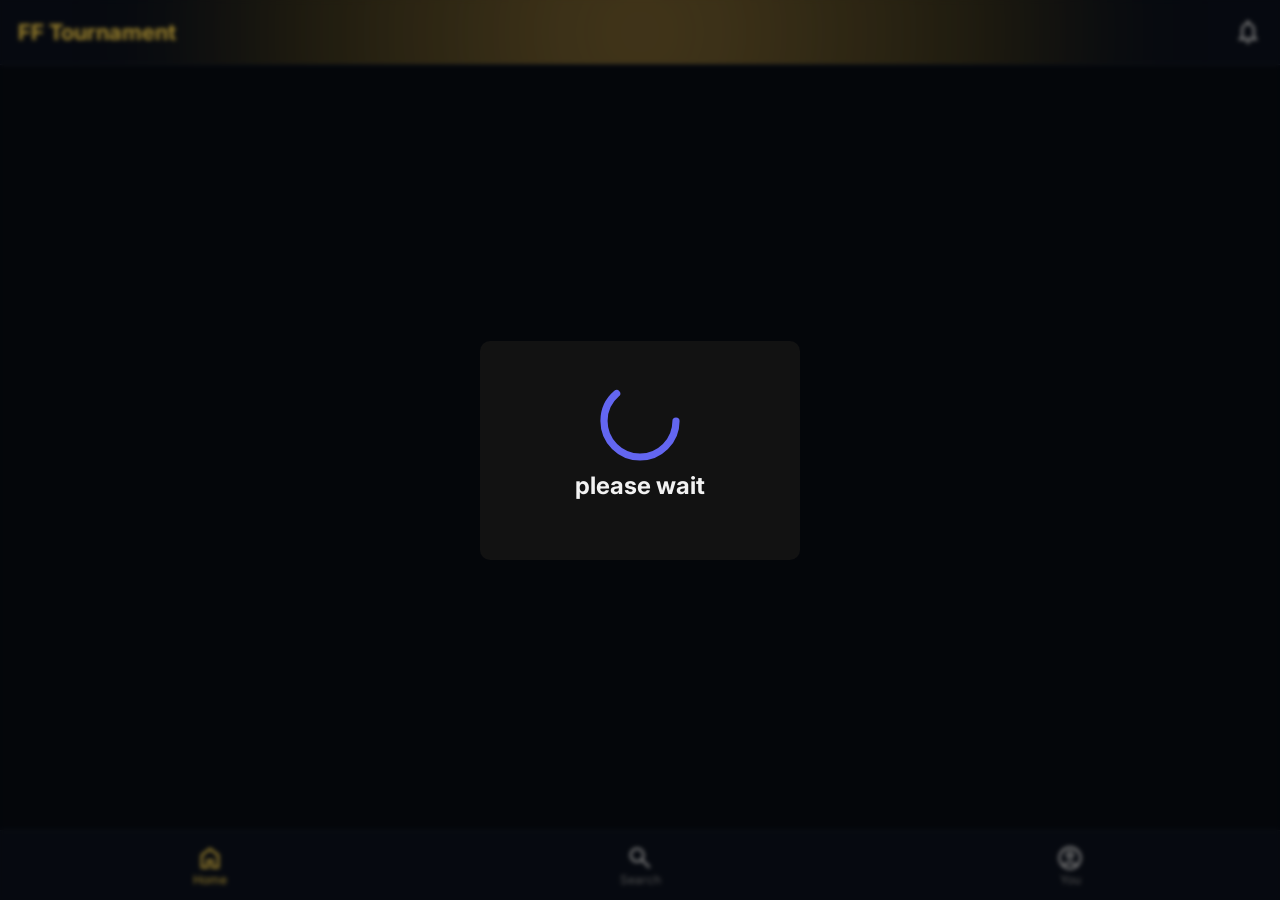
<file: index.html>
<!DOCTYPE html>
<html lang="en">

<head>
    <meta charset="UTF-8">
    <meta name="viewport" content="width=device-width,initial-scale=1">
    <script src="script.js" defer></script>

    <link rel="stylesheet" href="style.css">

    <link rel="manifest" href="https://webed-editor.github.io/fft/manifest.json">

<meta name="theme-color" content="#000">
    <!-- -- -->

    <script src="https://webed-editor.github.io/fft/popup/webpopup.js"></script>
    <link rel="stylesheet" href="https://webed-editor.github.io/fft/popup/webpopup.css">
    

    <link href="https://fonts.googleapis.com/css2?family=Inter&display=swap" rel="stylesheet" />
    
    <title>FF Tournament</title>
    <style>

    </style>
</head>

<body>
    <div class="app">
        <header>
            <div class="logo"> FF Tournament </div>
            <svg id="enableNotification" xmlns="http://www.w3.org/2000/svg" viewBox="0 -960 960 960"><path d="M160-200v-80h80v-280q0-83 50-147.5T420-792v-28q0-25 17.5-42.5T480-880q25 0 42.5 17.5T540-820v28q80 20 130 84.5T720-560v280h80v80H160Zm320-300Zm0 420q-33 0-56.5-23.5T400-160h160q0 33-23.5 56.5T480-80ZM320-280h320v-280q0-66-47-113t-113-47q-66 0-113 47t-47 113v280Z"/></svg>
        </header>
        <div class="pages">
            <!-- HOME -->
            <div class="page active" id="home">
                <div id="login"></div>
                <div class="banners"></div>
                <div class="lives"></div>
                <div class="upcomings"></div>
                <div class="space"></div>
            </div>
            <!-- SEARCH -->
            <div class="page" id="search">
                <input class="search" oninput="searchResult()" placeholder="Search tournament or players...">
                <div id="searchResult"></div>
                <h3 class="section-title"> Popular </h3>
                <div class="card"> Champions Cup </div>
                <div class="card"> Lone Wolf League </div>
                <div class="card"> Custom Room </div>
                <div class="space"></div>
            </div>
            <!-- PROFILE -->
            <div class="page" id="profile">
                <div class="profile userProfile">
                    <div class="avatar"></div>
                    <div class="name" id="name"> username </div>
                    <div class="uid" id="uid"> UID : xxxxx000 </div>
                    <div class="stats">
                        <div class="stat">
                            <h3>0</h3> Match
                        </div>
                        <div class="stat">
                            <h3>0</h3> Wins
                        </div>
                        <div class="stat">
                            <h3>0</h3> Kills
                        </div>
                    </div>
                    <div class="menu">
                        <div class="item"> My Teams > </div>
                        <div class="item" id="walletBtn"> Wallet > </div>
                        <div class="item" onclick="window.location.href=`https://webed-editor.github.io/fft/history.html`"> History > </div>
                        <div class="item"> Settings > </div>
                    </div>
                    <div class="menu">
                        <div class="item" onclick="window.location.href = `https://webed-editor.github.io/fft/auth/login.html`">Log out</div>
                    </div>
                </div>
                <div class="space"></div>
            </div>
            <!-- other profiles -->
            <div class="page">
                <div id="otherProfile"></div>
                <div class="space"></div>
            </div>
        </div>
        <div class="bottom">
            <div class="tab active" data="home">
               <svg class="active" xmlns="http://www.w3.org/2000/svg" viewBox="0 -960 960 960"><path d="M240-200h120v-240h240v240h120v-360L480-740 240-560v360Zm-80 80v-480l320-240 320 240v480H520v-240h-80v240H160Zm320-350Z"/></svg>
               Home
            </div>
            <div class="tab" data="search">
               <svg xmlns="http://www.w3.org/2000/svg" viewBox="0 -960 960 960"><path d="M784-120 532-372q-30 24-69 38t-83 14q-109 0-184.5-75.5T120-580q0-109 75.5-184.5T380-840q109 0 184.5 75.5T640-580q0 44-14 83t-38 69l252 252-56 56ZM380-400q75 0 127.5-52.5T560-580q0-75-52.5-127.5T380-760q-75 0-127.5 52.5T200-580q0 75 52.5 127.5T380-400Z"/></svg>
               Search
            </div>
            <div class="tab" data="profile">
               <svg xmlns="http://www.w3.org/2000/svg" viewBox="0 -960 960 960"><path d="M234-276q51-39 114-61.5T480-360q69 0 132 22.5T726-276q35-41 54.5-93T800-480q0-133-93.5-226.5T480-800q-133 0-226.5 93.5T160-480q0 59 19.5 111t54.5 93Zm146.5-204.5Q340-521 340-580t40.5-99.5Q421-720 480-720t99.5 40.5Q620-639 620-580t-40.5 99.5Q539-440 480-440t-99.5-40.5ZM480-80q-83 0-156-31.5T197-197q-54-54-85.5-127T80-480q0-83 31.5-156T197-763q54-54 127-85.5T480-880q83 0 156 31.5T763-763q54 54 85.5 127T880-480q0 83-31.5 156T763-197q-54 54-127 85.5T480-80Zm100-95.5q47-15.5 86-44.5-39-29-86-44.5T480-280q-53 0-100 15.5T294-220q39 29 86 44.5T480-160q53 0 100-15.5ZM523-537q17-17 17-43t-17-43q-17-17-43-17t-43 17q-17 17-17 43t17 43q17 17 43 17t43-17Zm-43-43Zm0 360Z"/></svg>
               You
            </div>
        </div>
    </div>
    
    <script type="module">

    const loader = new webpopup({
       title: "please wait",
       description: "",
       type:"loading",
       animation:"fadedown",
       cancelable:false,
       theme: "dark",
       buttons:[],
       position:"center center",
    });

    let tabs = document.querySelectorAll(".tab");
    let pages = document.querySelectorAll(".page");
    let hhh;
    tabs.forEach(tab => {
        tab.onclick = () => {
            tabs.forEach(t => t.classList.remove("active"));
            tabs.forEach(t => t.querySelector("svg").classList.remove("active"));
            pages.forEach(p => p.classList.remove("active"));
            tab.classList.add("active");
            tab.querySelector("svg").classList.add("active");
            document.getElementById(tab.getAttribute("data")).classList.add("active");
        }
    });

(async () => {

    const loader = new webpopup({
       title: "please wait",
       description: "",
       type:"loading",
       animation:"fadedown",
       cancelable:false,
       theme: "dark",
       buttons:[],
       position:"center center",
    });
    
    const authToken = localStorage.getItem("f-token");

    if (!authToken) {
        document.querySelector(".userProfile").innerHTML = `
            <a style="background: var(--gold); color: black; padding: 10px;" href="https://webed-editor.github.io/fft/auth/signup.html">Create Account</a>
            <a style="background: var(--gold); color: black; padding: 10px;" href="https://webed-editor.github.io/fft/auth/login.html">Login Account</a>
        `;
        return;
    }

    const response = await fetch("https://fft-user-1-872i.onrender.com/api/me", {
        method: "GET",
        headers: {
            Authorization: `Bearer ${authToken}`
        }
    });

    const data = await response.json();

    if (!data.success) {
        console.log(data.message);
        return;
    }

    document.getElementById("name").textContent = data.data.name;
    document.getElementById("uid").textContent = data.data.uid;
    hhh = data.data.uid;

    document.getElementById("walletBtn").onclick = () => {
        window.location.href = `https://webed-editor.github.io/fft/wallet.html?id=${data.data.uid}`;
    };

})();

if ('serviceWorker' in navigator) {
    window.addEventListener('load', async () => {
        try {
          await navigator.serviceWorker.register('/fft/sw.js');
          console.log("service worker registered");
        } catch (err) {
            console.log(err);
        }
    });
}

const PUBLIC_VAPID_KEY = "BCJvPUCtHK1Tt5pI4-RssQlaBXns9NvTCcaZiE3iAjKdMFvqH9AKuMul0i3Goq-9DB_AlqW4HGr_lfUUzfZY7MU";

async function subscribeUser() {
  try {
        const reg = await navigator.serviceWorker.ready;
        const sub = await reg.pushManager.getSubscription();

        if (sub) {
            console.log("User subscribed");
            return;
        }

        await sub.unsubscribe();
        console.log("Unsubscribed successfully");

    if (!("serviceWorker" in navigator) || !("PushManager" in window)) {
        alert("Push notification doesn't supported");
        return;
    }

    const permission = await Notification.requestPermission();

    if (permission !== "granted") {
        console.log("Notification permission denied");
        return;
    }

    const registration = await navigator.serviceWorker.register("/fft/sw.js");

    const subscription = await registration.pushManager.subscribe({
        userVisibleOnly: true,
        applicationServerKey: urlBase64ToUint8Array(PUBLIC_VAPID_KEY)
    });

    console.log(subscription);

    await fetch("https://fft-msg-push-1-oxvm.onrender.com/api/subscribe", {
        method: "POST",
        headers: {
            "Content-Type": "application/json"
        },
        body: JSON.stringify(subscription)
    });

    console.log("Subscribed");
  }catch(err){
      console.log(err);
  }
}
subscribeUser();
    
        
    </script>
    
</body>

</html>
</file>
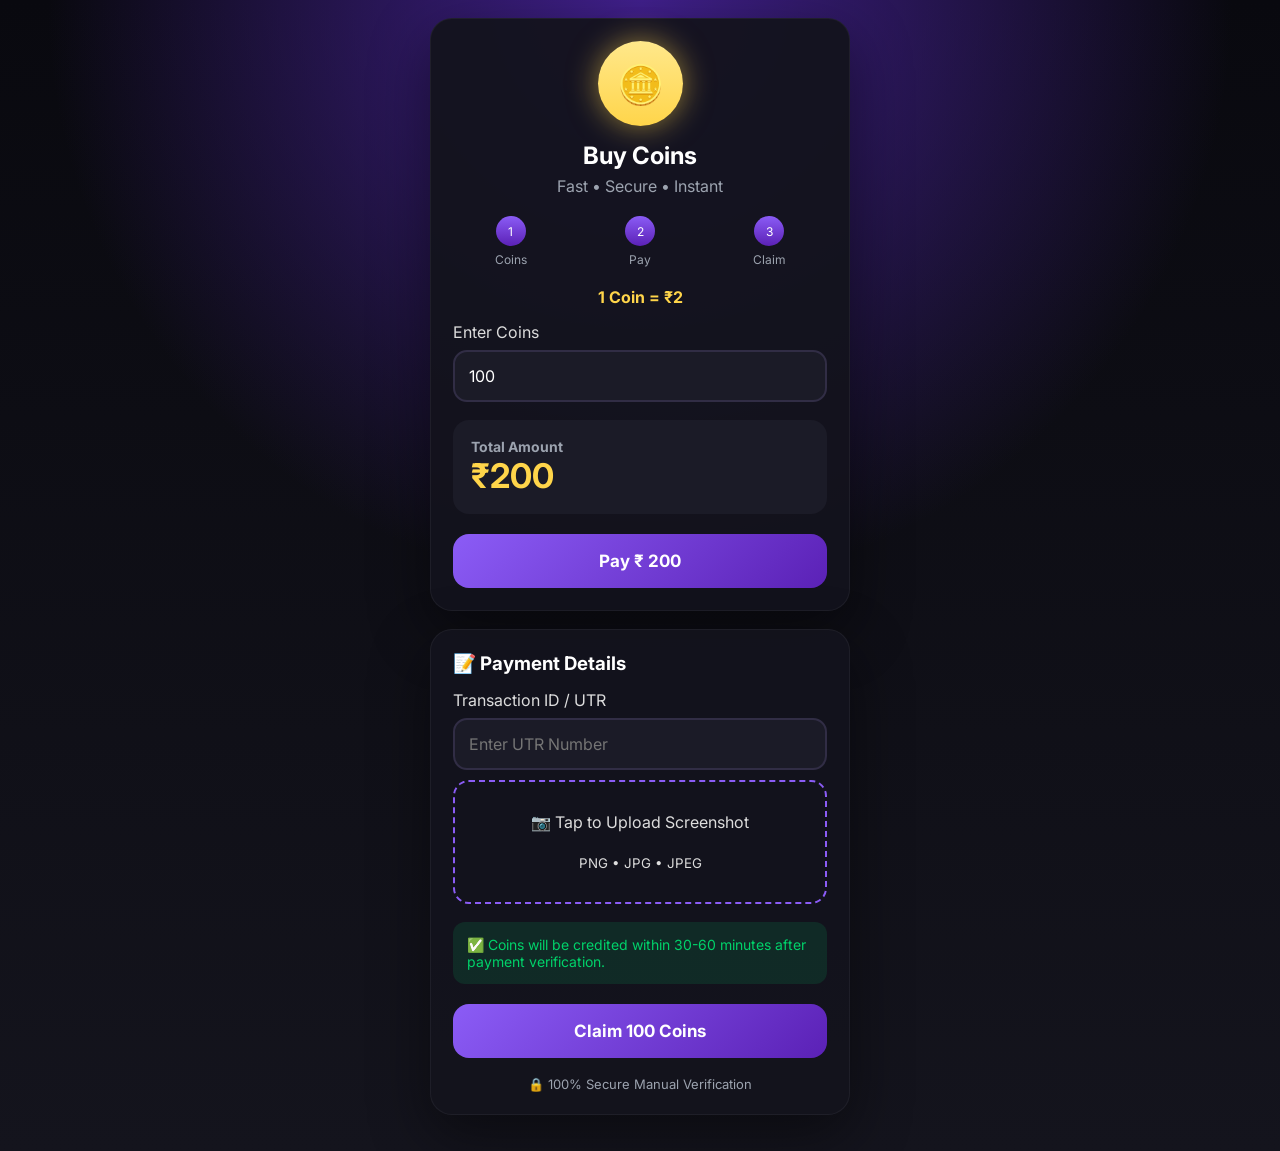
<file: buycoin.html>
<!DOCTYPE html>
<html lang="en">
<head>
<meta charset="UTF-8">
<meta name="viewport" content="width=device-width, initial-scale=1.0">
<title>Buy Coins</title>
<link href="https://fonts.googleapis.com/css2?family=Inter&display=swap" rel="stylesheet" />
   
<script src="https://webed-editor.github.io/fft/popup/webpopup.js"></script>
    <link rel="stylesheet" href="https://webed-editor.github.io/fft/popup/webpopup.css">

<style>
:root{
    --purple:#8b5cf6;
    --purple2:#5b21b6;
    --card:#14141d;
    --gold:#FFD54A;
    --green:#00d26a;
    --gray:#9ca3af;
    --text:#fff;
}

*{
    margin:0;
    padding:0;
    box-sizing:border-box;
    font-family:Inter,sans-serif;
}

body{
    background:
    radial-gradient(circle at top,#41208d 0%,transparent 45%),
    linear-gradient(#09090f,#14141d);
    color:#fff;
    padding:18px;
}

.container{
    max-width:420px;
    margin:auto;
}

.card{
    background:rgba(20,20,29,.95);
    border:1px solid rgba(255,255,255,.05);
    border-radius:22px;
    padding:22px;
    box-shadow:0 20px 60px rgba(0,0,0,.45);
    margin-bottom:18px;
}

.coin{
    width:85px;
    height:85px;
    margin:auto;
    border-radius:50%;
    background:linear-gradient(#ffe88b,var(--gold));
    display:flex;
    align-items:center;
    justify-content:center;
    font-size:38px;
    box-shadow:0 0 30px rgba(255,213,74,.55);
    animation:glow 2s infinite alternate;
}

@keyframes glow{
from{transform:scale(1);}
to{transform:scale(1.06);}
}

h2{
    text-align:center;
    margin:15px 0 6px;
}

.sub{
    text-align:center;
    color:var(--gray);
    margin-bottom:20px;
}

.steps{
    display:flex;
    justify-content:space-between;
    margin-bottom:20px;
}

.step{
    width:31%;
    text-align:center;
    font-size:12px;
    color:var(--gray);
}

.step span{
    display:inline-flex;
    width:30px;
    height:30px;
    border-radius:50%;
    background:linear-gradient(var(--purple),var(--purple2));
    justify-content:center;
    align-items:center;
    color:#fff;
    margin-bottom:6px;
}

label{
    display:block;
    margin:15px 0 8px;
    color:#ddd;
}

input{
    width:100%;
    padding:14px;
    border-radius:14px;
    border:2px solid #312d45;
    background:#1b1b27;
    color:#fff;
    font-size:16px;
}

input:focus{
    outline:none;
    border-color:var(--purple);
}

.price{
    margin-top:18px;
    background:#1b1b27;
    border-radius:16px;
    padding:18px;
}

.price h3{
    color:var(--gray);
    font-size:14px;
}

.amount{
    font-size:34px;
    color:var(--gold);
    font-weight:bold;
}

.qr{
    width:210px;
    height:210px;
    background:#fff;
    border-radius:18px;
    margin:15px auto;
    display:flex;
    justify-content:center;
    align-items:center;
    color:#000;
    font-weight:bold;
}

.upi{
    display:flex;
    justify-content:space-between;
    align-items:center;
    background:#1b1b27;
    padding:12px;
    border-radius:12px;
    margin-top:12px;
}

.copy{
    background:var(--purple);
    border:none;
    color:#fff;
    padding:8px 14px;
    border-radius:8px;
}

.upload{
    border:2px dashed var(--purple);
    border-radius:16px;
    text-align:center;
    padding:30px 15px;
    color:var(--gray);
    margin-top:10px;
}

.upload input{
    display:none;
}

.upload label{
    cursor:pointer;
    margin:0;
}

.note{
    margin-top:18px;
    background:rgba(0,210,106,.12);
    color:var(--green);
    padding:14px;
    border-radius:12px;
    font-size:14px;
}

button.pay{
    width:100%;
    margin-top:20px;
    padding:17px;
    border:none;
    border-radius:16px;
    font-size:17px;
    font-weight:bold;
    color:#fff;
    background:linear-gradient(135deg,var(--purple),var(--purple2));
}

.footer{
    text-align:center;
    color:var(--gray);
    font-size:13px;
    margin-top:18px;
}
</style>
</head>

<body>

<div class="container">
  <div class="card">
    <div class="coin">🪙</div>
    <h2>Buy Coins</h2>
    <div class="sub"> Fast • Secure • Instant </div>
    <div class="steps">
      <div class="step">
        <span>1</span>
        <br> Coins
      </div>
      <div class="step">
        <span>2</span>
        <br> Pay
      </div>
      <div class="step">
        <span>3</span>
        <br> Claim
      </div>
    </div>
    <p style="text-align:center;color:#FFD54A;font-weight:bold;"> 1 Coin = ₹2 </p>
    <label>Enter Coins</label>
    <input id="coins" type="number" value="100">
    <div class="price">
      <h3>Total Amount</h3>
      <div class="amount" id="amount">₹200</div>
    </div>
    <button class="pay" id="payAmountBtn" onclick="kk()">Pay ₹ 200</button>
  </div>
  <div class="card cc">
    <h3>📝 Payment Details</h3>
    <label>Transaction ID / UTR</label>
    <input id="user_utr" type="text" placeholder="Enter UTR Number">
    <div class="upload">
      <label for="file" onclick="document.getElementById('user_screenshot').click()"> 📷 Tap to Upload Screenshot <br>
        <br>
        <small>PNG • JPG • JPEG</small>
      </label>
      <input id="user_screenshot" type="file" accept="image/*">
    </div>
    <div class="note"> ✅ Coins will be credited within 30-60 minutes after payment verification. </div>
    <button class="pay" id="payBtn" onclick="buyCoin()"> Claim 100 Coins </button>
    <div class="footer"> 🔒 100% Secure Manual Verification </div>
  </div>
</div>

<script>

const l = new webpopup({ title: "please wait", description: "", type:"loading", animation:"fadedown", cancelable:false, theme: "dark", buttons:[], position:"center center",});
function palert(t, txt){ let s = new webpopup({ title: txt, description: "", type: t, animation:"fadedown", cancelable:false, theme: "dark", buttons:[], position:"center center", }); s.show();}

const coin=document.getElementById("coins");
const amount=document.getElementById("amount");
const payBtn=document.getElementById("payBtn");
const payAmountBtn=document.getElementById("payAmountBtn");
let total;

function update(){
   let c=parseInt(coin.value)||0;
   total=c*2;
   amount.innerHTML="₹"+total;
   payBtn.innerHTML= "Claim "+c+" Coins";
   payAmountBtn.innerHTML = "Pay ₹ "+total;
}

function kk(){
  new webpopup({
    title: "!Important",
    description: "Note: After completing the payment through any digital payment app, please paste the UTR Number from the payment receipt. If the UTR Number is not provided, your payment verification and approval may be delayed.",
    type: "alert",
    animation: "fadedown",
    cancelable: true,
    theme: "dark",
    buttons: [
       {
          text: "pay",
          onClick: () => window.location.href = `upi://pay?pa=9075226716@ibl&pn=FFT_Tournament&am=${total}&cu=INR`
       },
       {
          text: "cancel"
       }
    ],
    position: "center center",
  }).show();
  document.querySelector('ccc').style.display = 'none';
  //document.querySelector('.cc').style.display = 'block';
  location.href = 'https://www.google.com';
}

coin.oninput=update;
update();

function copyUPI(){
   navigator.clipboard.writeText("webed@upi");
   alert("UPI ID Copied");
}

async function buyCoin() {
    const params = new URLSearchParams(window.location.search);
    const uid = params.get("id");
    const utr = document.getElementById("user_utr").value.trim();
    const file = document.getElementById("user_screenshot").files[0];
    const amount = document.getElementById("amount").textContent;

    if (!uid || !utr || !file || !amount) {
        alert("Please type all fields (UTR, file, coins).");
        return;
    }

    const formData = new FormData();
    formData.append("uid", uid);
    formData.append("amount", amount);
    formData.append("utr", utr);
    formData.append("screenshot", file);

    try {
        l.show();
        const res = await fetch("https://fft-payment-9evw.onrender.com/api/fft/payment", {
            method: "POST",
            body: formData
        });

        const data = await res.json();

        if (res.ok) {
            alert(data.message || "Payment submitted successfully.");
        } else {
            alert(data.message || "Failed to submit payment.");
        }
    } catch (err) {
        console.error(err);
        alert("Network error. Please try again.");
    }
    l.remove();
}

</script>

</body>
</html>
</file>
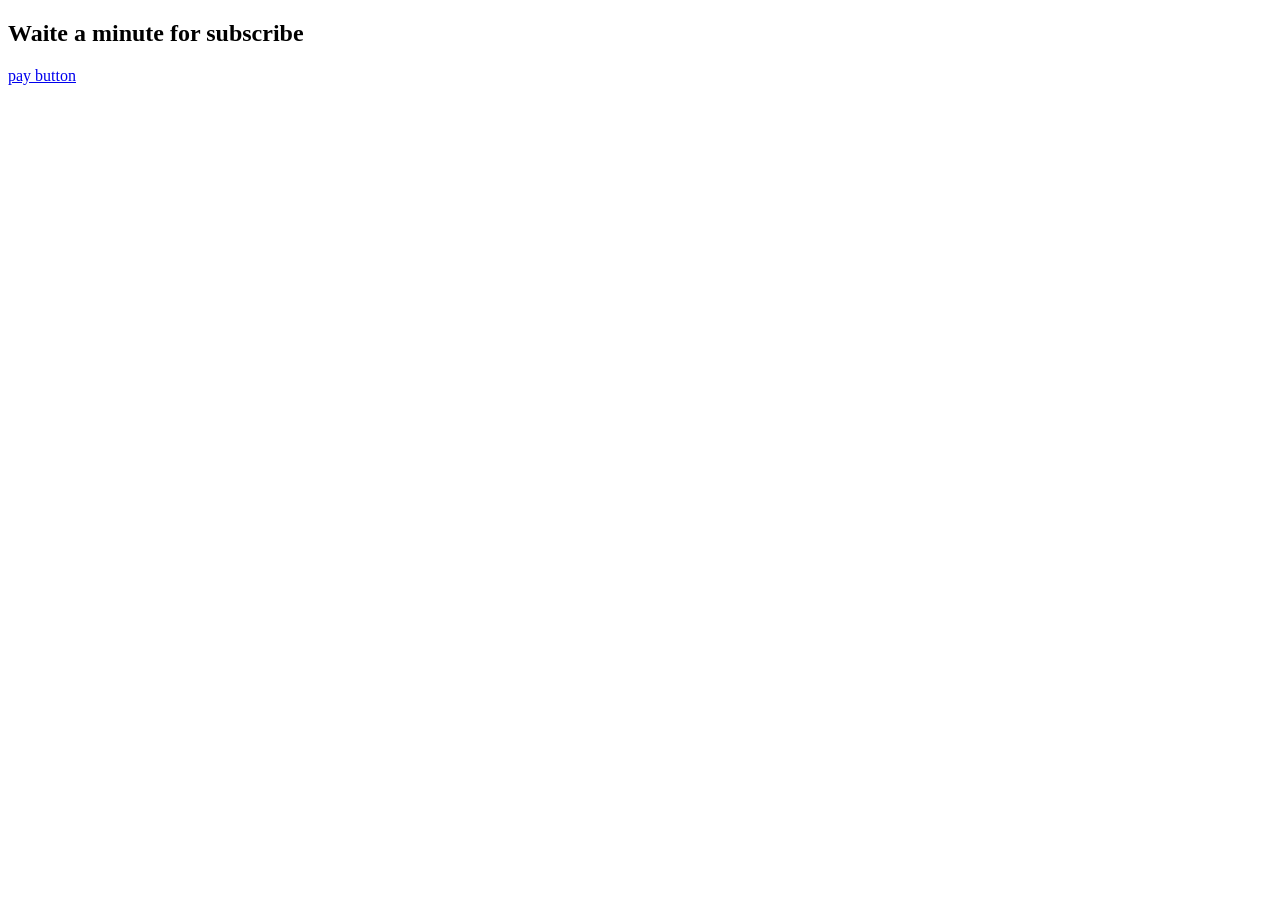
<file: test.html>
<!DOCTYPE html>
<html>
<head>
    <title>Subscribe for Notification</title>
</head>
<body>

<h2>Waite a minute for subscribe</h2>

<a href="upi://pay?pa=9075226716@ibl&pn=FFT_Tournament&am=10&cu=INR">pay button</a>

<script>

const PUBLIC_VAPID_KEY = "BCJvPUCtHK1Tt5pI4-RssQlaBXns9NvTCcaZiE3iAjKdMFvqH9AKuMul0i3Goq-9DB_AlqW4HGr_lfUUzfZY7MU";

async function subscribeUser() {
  try {
        const reg = await navigator.serviceWorker.ready;
        const sub = await reg.pushManager.getSubscription();

        if (sub) {
            console.log("User subscribed");
            return;
        }

        await sub.unsubscribe();
        console.log("Unsubscribed successfully");

    if (!("serviceWorker" in navigator) || !("PushManager" in window)) {
        alert("Push notification doesn't supported");
        return;
    }

    const permission = await Notification.requestPermission();

    if (permission !== "granted") {
        console.log("Notification permission denied");
        return;
    }

    const registration = await navigator.serviceWorker.register("/fft/sw.js");

    const subscription = await registration.pushManager.subscribe({
        userVisibleOnly: true,
        applicationServerKey: urlBase64ToUint8Array(PUBLIC_VAPID_KEY)
    });

    console.log(subscription);

    await fetch("https://fft-msg-push-1-oxvm.onrender.com/api/subscribe", {
        method: "POST",
        headers: {
            "Content-Type": "application/json"
        },
        body: JSON.stringify(subscription)
    });

    console.log("Subscribed");
  }catch(err){
      console.log(err);
  }
}
subscribeUser();

async function tt() {
    try {
        const registration = await navigator.serviceWorker.ready;
        const subscription = await registration.pushManager.getSubscription();

        if (subscription) {
            alert("User subscribed");
            return;
        }

        await subscription.unsubscribe();
        alert("Unsubscribed successfully");

    } catch (err) {
        alert(err.message);
    }
}

function urlBase64ToUint8Array(base64String) {
    const padding = "=".repeat((4 - base64String.length % 4) % 4);
    const base64 = (base64String + padding)
        .replace(/-/g, "+")
        .replace(/_/g, "/");

    const rawData = atob(base64);

    return Uint8Array.from([...rawData].map(char => char.charCodeAt(0)));
}
    
</script>

</body>
</html>
</file>
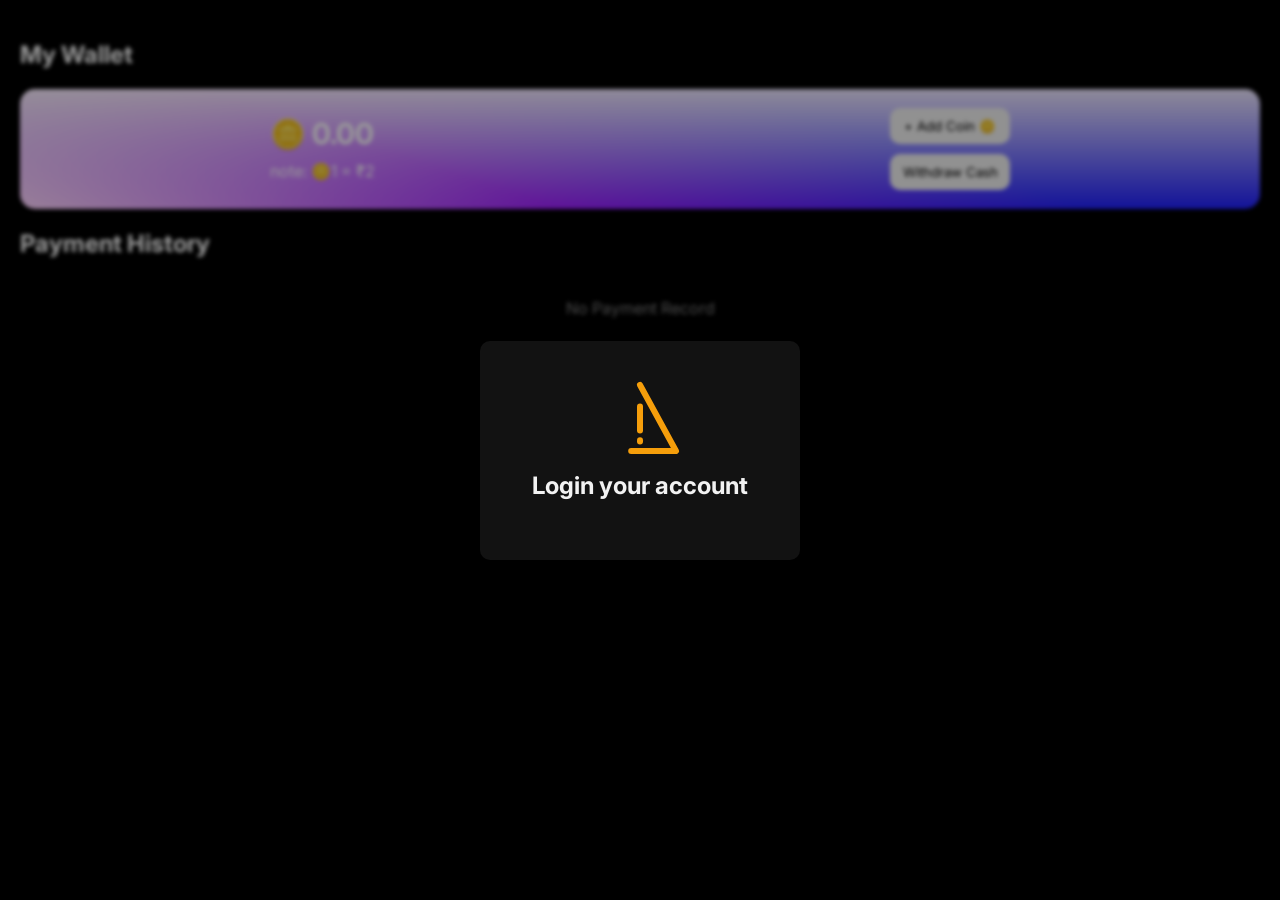
<file: wallet.html>
<!-- this code made in webed -->
<!-- full code made in WebEd tool -->
<!DOCTYPE html>
<html>
<head>
  <meta charset="UTF-8" />
  <meta name="viewport" content="width=device-width, initial-scale=1.0" />
  <link id="google-font-Inter" href="https://fonts.googleapis.com/css2?family=Inter&display=swap" rel="stylesheet" style="" />
  <link id="google-font-Inter" href="https://fonts.googleapis.com/css2?family=Galindo&display=swap" rel="stylesheet" style="" />
  <script src="https://webed-editor.github.io/fft/popup/webpopup.js"></script>
<link rel="stylesheet" href="https://webed-editor.github.io/fft/popup/webpopup.css">

  <style id="webed-extracted-css">
    .we-1abo2vc {
  background: rgb(0, 0, 0);
  background-blend-mode: screen;
  border-radius: 0px;
  color: rgb(255, 255, 255);
  font-family: Inter, sans-serif;
  margin: 0px;
  opacity: 1;
}
.we-121h4j0 {
  background-blend-mode: screen;
  border-radius: 0px;
  opacity: 1;
  padding: 20px;
}
.we-1ef956y {
  align-items: center;
  background-blend-mode: screen;
  background-color: initial;
  background-image: linear-gradient(18deg, rgb(255, 207, 207), rgb(144, 0, 255), rgba(123, 221, 78, 0), rgba(0, 0, 0, 0)), linear-gradient(rgb(239, 232, 255), rgb(32, 32, 255));
  border-radius: 15px;
  display: flex;
  height: 120px;
  justify-content: space-around;
  opacity: 1;
  width: 100%;
}
.we-grpzot {
  align-items: flex-start;
  background-blend-mode: screen;
  border-radius: 0px;
  display: flex;
  flex-direction: column;
  gap: 10px;
  justify-content: center;
  opacity: 1;
  width: 120px;
}
.we-177n8yq {
  background-blend-mode: screen;
  border-radius: 0px;
  font-size: 28.72px;
  margin: 0px;
  opacity: 1;
}
.we-afjo41 {
  background-blend-mode: screen;
  border-radius: 0px;
  margin: 0px;
  opacity: 1;
}
.we-1z0b4zc {
  align-items: stretch;
  background-blend-mode: screen;
  border-radius: 0px;
  display: flex;
  flex-direction: column;
  gap: 10px;
  justify-content: center;
  opacity: 1;
  width: 120px;
}
.we-ri3kf3 {
  background-attachment: initial;
  background-blend-mode: screen;
  background-clip: initial;
  background-color: rgb(242, 242, 242);
  background-image: initial;
  background-origin: initial;
  background-position: initial;
  border-color: currentcolor;
  border-image: initial;
  border-radius: 10px;
  border-style: none;
  border-width: medium;
  color: black;
  font-family: Inter, sans-serif;
  opacity: 1;
  padding: 10px;
}
.we-ohiwpl {
  background-blend-mode: screen;
  border-radius: 50px;
  margin: 5px 0px;
  opacity: 1;
}
.we-fm40gy {
  align-items: center;
  background-attachment: initial;
  background-blend-mode: screen;
  background-clip: initial;
  background-color: rgb(28, 28, 28);
  background-image: initial;
  background-origin: initial;
  background-position: initial;
  border-radius: 10px;
  display: flex;
  justify-content: space-around;
  margin: 5px 0px;
  opacity: 1;
  padding: 5px 10px;
}
.we-l7e3xk {
  background: rgb(59, 59, 59);
  background-blend-mode: screen;
  border-radius: 75px;
  height: 40px;
  opacity: 1;
  width: 40px;
  font-family: Galindo, sans-serif;
  display: flex; align-items: center; justify-content: center;
}
.we-94zua8 {
  background-blend-mode: screen;
  border-radius: 0px;
  opacity: 1;
  width: 60%;
}
.we-8810fy {
  background-blend-mode: screen;
  border-radius: 0px;
  font-size: 22px;
  margin: 5px 0px;
  opacity: 1;
}
.we-o3l2nv {
  background-blend-mode: screen;
  border-radius: 0px;
  font-size: 14px;
  margin: 5px 0px;
  opacity: 1;
}
.we-3pniy8 {
  background-blend-mode: screen;
  border-radius: 0px;
  color: rgb(54, 198, 85);
  font-size: 20px;
  opacity: 1;
}
  </style>
</head>
<body class="selected we-1abo2vc">
  <section class="we-121h4j0">
    <h2 class="" style="" id="name">
      My Wallet
    </h2>
    <div class="we-1ef956y">
      <div class="we-grpzot">
        <h3 class="we-177n8yq" id="coin">
          🪙 0.00
        </h3>
        <p style="margin: 0;">
           note: 🪙1 = ₹2
        </p>
      </div>
      <div class="we-1z0b4zc">
        <button class="we-ri3kf3" id="addCoinBtn">
          + Add Coin 🪙
        </button>
        <button class="we-ri3kf3" id="withdrawCoinBtn">
          Withdraw Cash
        </button>
      </div>
    </div>
    <h2 class="" style="">
      Payment History
    </h2>
    <div class="we-ohiwpl" id="history">
      <div>
         <p style="margin-top: 40px; text-align: center; color: grey">No Payment Record</p>
      </div>
    </div>
  </section>


<script>
   
const l = new webpopup({
   title: "please wait",
   description: "",
   type:"loading",
   animation:"fadedown",
   cancelable:false,
   theme: "dark",
   buttons:[],
   position:"center center",
});

function palert(t, txt){
  let s = new webpopup({
   title: txt,
   description: "",
   type: t,
   animation:"fadedown",
   cancelable:false,
   theme: "dark",
   buttons:[],
   position:"center center",
  });
  s.show();
}

(async () => {

    const l = new webpopup({ title: "please wait", description: "", type:"loading", animation:"fadedown", cancelable:false, theme: "dark", buttons:[], position:"center center",});
    function palert(t, txt){ let s = new webpopup({ title: txt, description: "", type: t, animation:"fadedown", cancelable:false, theme: "dark", buttons:[], position:"center center", }); s.show();}

    l.show();
    const token = localStorage.getItem("f-token");

    if (!token) {
        l.remove();
        palert("alert","Login your account");
        return;
    }

    const response = await fetch("https://fft-user-1-872i.onrender.com/api/me", {
        method: "GET",
        headers: {
            "Authorization": `Bearer ${token}`
        }
    });

    const data = await response.json();

    if (data.success) {
        l.remove();

        document.getElementById("coin").textContent = "🪙 " + (data?.data?.coin ?? "0.00");
        document.getElementById("name").textContent = data.data.name + "'s Wallet";
        document.getElementById("withdrawCoinBtn").textContent = `Withdraw ₹${(data.data.coin * 2) || "0.00"}`;
        document.getElementById("addCoinBtn").onclick = () => window.location.href = `https://webed-editor.github.io/fft/buycoin.html?id=${data.data.uid}`;
        const h = document.getElementById("history");
        h.innerHTML="";
        data.data.payment.sort(
           (a, b) => new Date(b.paymentDate) - new Date(a.paymentDate)
        );
        let c, cc;
        data.data.payment.forEach(p => {
           let color="#4cab47";
           if(p.amount){
              c = p.amount.replace(/^₹/, "").trim(); cc = c/2;
           } else if(p.coin){
              if(p.message.toLowerCase().trim() === "tournament registration"){
                 cc = "-"+p.coin;
              }
           }
           if(p.status === "pending"){color="grey"}
           h.innerHTML += `
               <div class="we-fm40gy">
                 <div class="we-l7e3xk" style="background: ${color}">
                    FFT
                 </div>
                 <div class="we-94zua8">
                   <h2 class="we-8810fy">
                     🪙 ${cc}
                   </h2>
                   <p class="we-o3l2nv" style="font-size: 13px">
                     ${formatDateTime(p.paymentDate)}
                   </p>
                   <p class="we-o3l2nv" style="color: ${color}; font-size: 13px;">
                      • ${p.status} ${p?.message || ""}
                   </p>               
                 </div>
                 <h2 class="we-3pniy8">
                   ${p?.amount ?? ""}
                 </h2>
               </div>
           `;
        });
    } else {
        l.remove();
        h.innerHTML = `
        <div>
         <p style="margin-top: 40px; text-align: center; color: grey">No Payment Record</p>
        </div>
        `;
        console.log(JSON.stringify(data.message, null, 3));
    }
    
function formatDateTime(dateString) {
  const date = new Date(dateString);

  const month = date.toLocaleString("en-US", { month: "short" });
  const day = date.getDate();
  const year = date.getFullYear();

  let hours = date.getHours();
  const minutes = String(date.getMinutes()).padStart(2, "0");

  const ampm = hours >= 12 ? "pm" : "am";
  hours = hours % 12 || 12;

  return `${month} ${day} ${year}, ${String(hours).padStart(2, "0")} : ${minutes} ${ampm}`;
}

})();
</script>

</body>
</html>
</file>
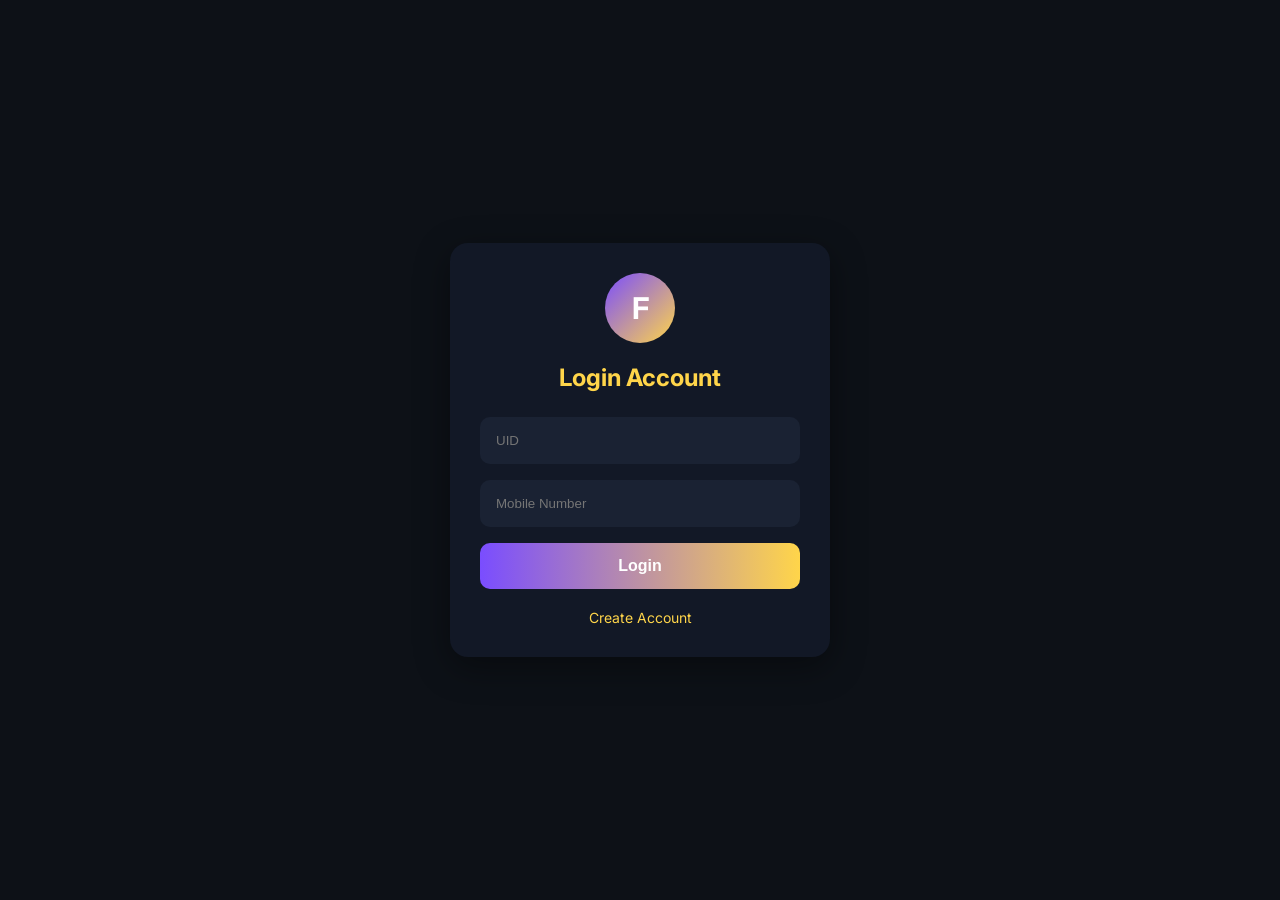
<file: auth/login.html>
<!DOCTYPE html>
<html lang="en">
<head>
<meta charset="UTF-8">
<meta name="viewport" content="width=device-width, initial-scale=1.0">
<link href="https://fonts.googleapis.com/css2?family=Inter&display=swap" rel="stylesheet" />
<script src="https://webed-editor.github.io/fft/popup/webpopup.js"></script>
<link rel="stylesheet" href="https://webed-editor.github.io/fft/popup/webpopup.css">
<style>
:root{
    --bg:#0D1117;
    --card:#121826;
    --gold:#FFD54A;
    --purple:#7A4DFF;
    --text:#D8D8D8;
}

*{
    margin:0;
    padding:0;
    box-sizing:border-box;
}

body{
    background:var(--bg);
    display:flex;
    justify-content:center;
    align-items:center;
    height:100vh;
    color:var(--text);
    font-family: Inter, sans-serif;
}

.card{
    width:90%;
    max-width:380px;
    background:var(--card);
    padding:30px;
    border-radius:18px;
    box-shadow:0 10px 35px rgba(0,0,0,.4);
}

.logo{
    width:70px;
    height:70px;
    margin:auto;
    margin-bottom:20px;
    border-radius:50%;
    background:linear-gradient(135deg,var(--purple),var(--gold));
    display:flex;
    justify-content:center;
    align-items:center;
    font-size:30px;
    font-weight:bold;
    color:#fff;
}

h2{
    text-align:center;
    color:var(--gold);
    margin-bottom:25px;
}

input{
    width:100%;
    padding:14px;
    margin-bottom:16px;
    border:none;
    border-radius:10px;
    background:#1A2233;
    color:#fff;
    outline:none;
    border:2px solid transparent;
    transition:.3s;
}

input:focus{
    border-color:var(--gold);
}

button{
    width:100%;
    padding:14px;
    border:none;
    border-radius:10px;
    background:linear-gradient(90deg,var(--purple),var(--gold));
    color:#fff;
    font-size:16px;
    font-weight:bold;
    cursor:pointer;
}

button:hover{
    opacity:.9;
}

.links{
    margin-top:18px;
    text-align:center;
}

.links a{
    color:var(--gold);
    text-decoration:none;
    font-size:14px;
}

.links a:hover{
    text-decoration:underline;
}
</style>
</head>

<body>

<div class="card">

    <div class="logo">F</div>

    <h2>Login Account</h2>

    <input id="uid" placeholder="UID">
    <input id="mobile" type="password" placeholder="Mobile Number">

    <button onclick="login()">
        Login
    </button>

    <div class="links">
        <a href="https://webed-editor.github.io/fft/auth/signup.html">Create Account</a>
    </div>

</div>

<script>

function palert(t, txt){
let s = new webpopup({
   title: txt,
   description: "",
   type: t,
   animation:"fadedown",
   cancelable:false,
   theme: "dark",
   buttons:[],
   position:"center center",
});
s.show();
//setTimeout(()=> {s.remove()}, 500);
}

async function login(){
    const data = {
        uid: document.getElementById("uid").value,
        mobile: document.getElementById("mobile").value
    };

let l = new webpopup({
   title: "",
   description: "",
   type:"loading",
   animation:"fadedown",
   cancelable:false,
   theme: "dark",
   buttons:[],
   position:"center center",
});
l.show();

    
    const res = await fetch("https://fft-user-1-872i.onrender.com/api/login",{
        method:"POST",
        headers:{
            "Content-Type":"application/json"
        },
        body:JSON.stringify(data)
    });

    const result = await res.json();

    l.remove();
    palert(result.type, result.message);
    
    localStorage.setItem('f-token', result.token);
}


</script>

</body>
</html>
</file>
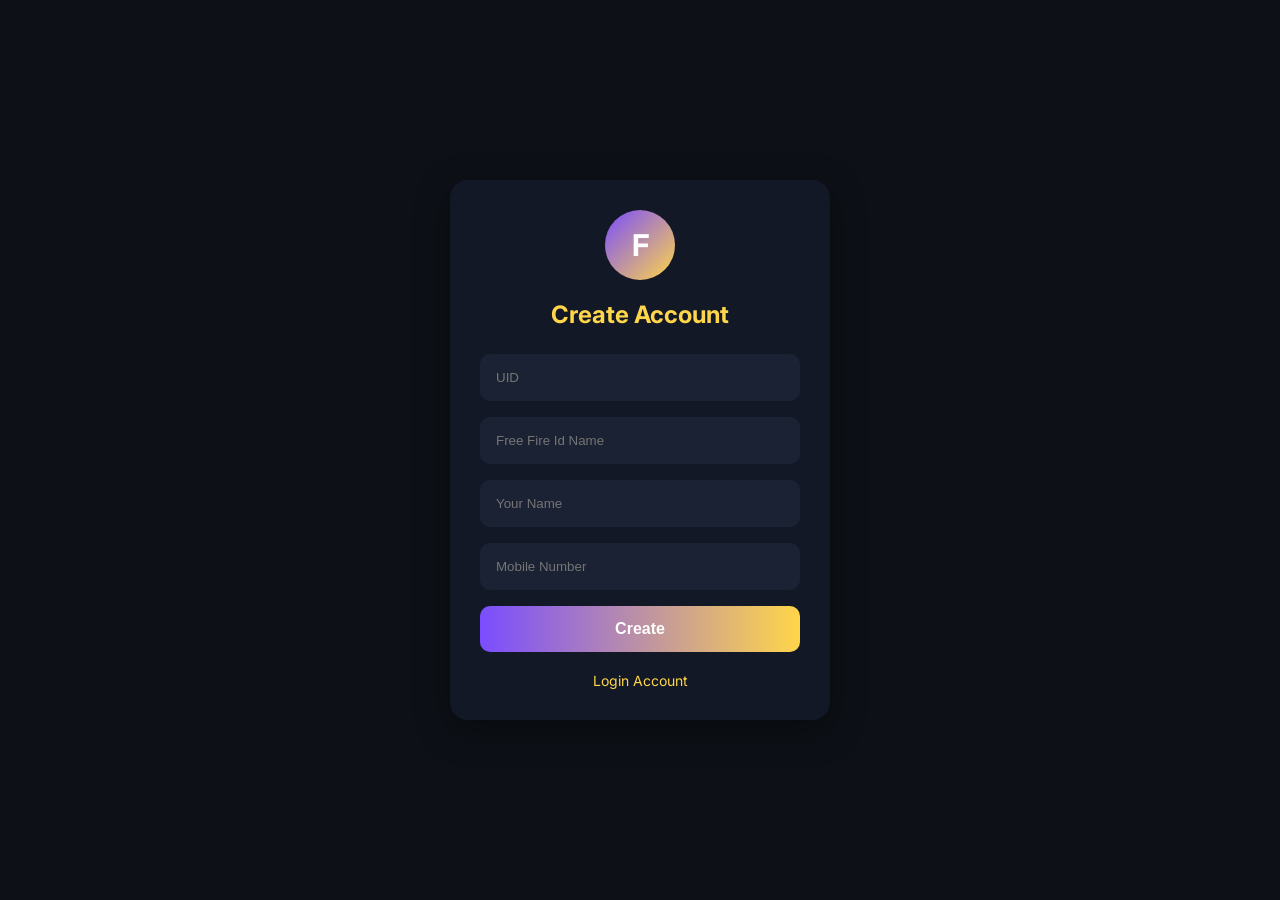
<file: auth/signin.html>
<!DOCTYPE html>
<html lang="en">
<head>
<meta charset="UTF-8">
<meta name="viewport" content="width=device-width, initial-scale=1.0">
<link href="https://fonts.googleapis.com/css2?family=Inter&display=swap" rel="stylesheet" />
<style>
:root{
    --bg:#0D1117;
    --card:#121826;
    --gold:#FFD54A;
    --purple:#7A4DFF;
    --text:#D8D8D8;
}

*{
    margin:0;
    padding:0;
    box-sizing:border-box;
}

body{
    background:var(--bg);
    display:flex;
    justify-content:center;
    align-items:center;
    height:100vh;
    color:var(--text);
    font-family: Inter, sans-serif;
}

.card{
    width:90%;
    max-width:380px;
    background:var(--card);
    padding:30px;
    border-radius:18px;
    box-shadow:0 10px 35px rgba(0,0,0,.4);
}

.logo{
    width:70px;
    height:70px;
    margin:auto;
    margin-bottom:20px;
    border-radius:50%;
    background:linear-gradient(135deg,var(--purple),var(--gold));
    display:flex;
    justify-content:center;
    align-items:center;
    font-size:30px;
    font-weight:bold;
    color:#fff;
}

h2{
    text-align:center;
    color:var(--gold);
    margin-bottom:25px;
}

input{
    width:100%;
    padding:14px;
    margin-bottom:16px;
    border:none;
    border-radius:10px;
    background:#1A2233;
    color:#fff;
    outline:none;
    border:2px solid transparent;
    transition:.3s;
}

input:focus{
    border-color:var(--gold);
}

button{
    width:100%;
    padding:14px;
    border:none;
    border-radius:10px;
    background:linear-gradient(90deg,var(--purple),var(--gold));
    color:#fff;
    font-size:16px;
    font-weight:bold;
    cursor:pointer;
}

button:hover{
    opacity:.9;
}

.links{
    margin-top:18px;
    text-align:center;
}

.links a{
    color:var(--gold);
    text-decoration:none;
    font-size:14px;
}

.links a:hover{
    text-decoration:underline;
}
</style>
</head>

<body>

<div class="card">

    <div class="logo">F</div>

    <h2>Create Account</h2>

    <input id="uid" placeholder="UID">
    <input id="ffui" placeholder="Free Fire Id Name">
    <input id="name" placeholder="Your Name">
    <input id="mobile" type="password" placeholder="Mobile Number">

    <button onclick="register()">
        Create
    </button>

    <div class="links">
        <a href="https://webed-editor.github.io/auth/signin.html">Login Account</a>
    </div>

</div>

<script>
async function register(){
    const data = {
        uid: document.getElementById("uid").value,
        ffid: document.getElementById("ffid").value,
        name: document.getElementById("name").value,
        mobile: document.getElementById("mobile").value
    };

    localStorage.setItem('fft-userDetails', JSON.stringify(data));
    
    const res = await fetch("https://fft-user.onrender.com/api/register",{
        method:"POST",
        headers:{
            "Content-Type":"application/json"
        },
        body:JSON.stringify(data)
    });

    const result = await res.json();

    alert(result.message);
}


</script>

</body>
</html>
</file>
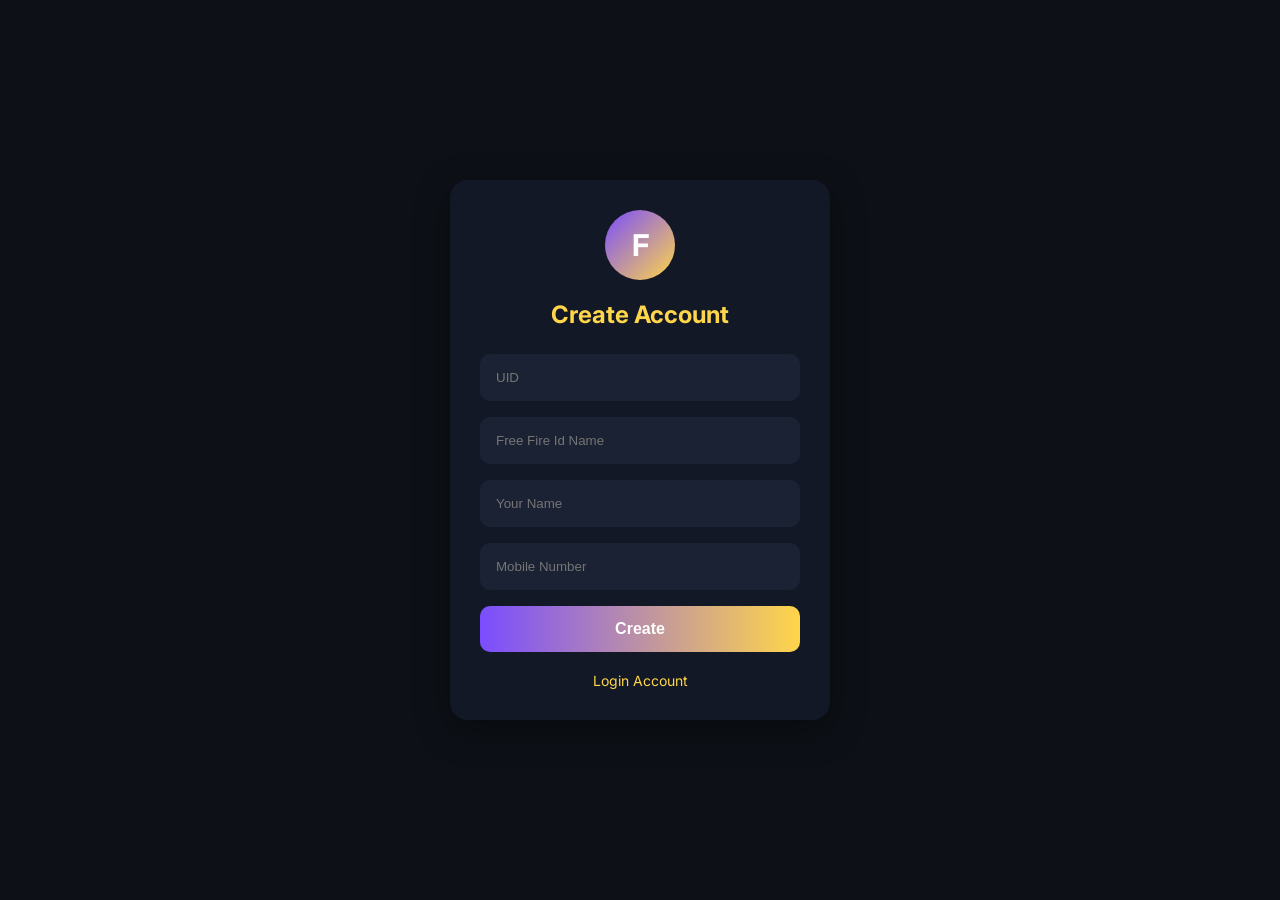
<file: auth/signup.html>
<!DOCTYPE html>
<html lang="en">
<head>
<meta charset="UTF-8">
<meta name="viewport" content="width=device-width, initial-scale=1.0">
<link href="https://fonts.googleapis.com/css2?family=Inter&display=swap" rel="stylesheet" />
<script src="https://webed-editor.github.io/fft/popup/webpopup.js"></script>
<link rel="stylesheet" href="https://webed-editor.github.io/fft/popup/webpopup.css">

<style>
:root{
    --bg:#0D1117;
    --card:#121826;
    --gold:#FFD54A;
    --purple:#7A4DFF;
    --text:#D8D8D8;
}

*{
    margin:0;
    padding:0;
    box-sizing:border-box;
}

body{
    background:var(--bg);
    display:flex;
    justify-content:center;
    align-items:center;
    height:100vh;
    color:var(--text);
    font-family: Inter, sans-serif;
}

.card{
    width:90%;
    max-width:380px;
    background:var(--card);
    padding:30px;
    border-radius:18px;
    box-shadow:0 10px 35px rgba(0,0,0,.4);
}

.logo{
    width:70px;
    height:70px;
    margin:auto;
    margin-bottom:20px;
    border-radius:50%;
    background:linear-gradient(135deg,var(--purple),var(--gold));
    display:flex;
    justify-content:center;
    align-items:center;
    font-size:30px;
    font-weight:bold;
    color:#fff;
}

h2{
    text-align:center;
    color:var(--gold);
    margin-bottom:25px;
}

input{
    width:100%;
    padding:14px;
    margin-bottom:16px;
    border:none;
    border-radius:10px;
    background:#1A2233;
    color:#fff;
    outline:none;
    border:2px solid transparent;
    transition:.3s;
}

input:focus{
    border-color:var(--gold);
}

button{
    width:100%;
    padding:14px;
    border:none;
    border-radius:10px;
    background:linear-gradient(90deg,var(--purple),var(--gold));
    color:#fff;
    font-size:16px;
    font-weight:bold;
    cursor:pointer;
}

button:hover{
    opacity:.9;
}

.links{
    margin-top:18px;
    text-align:center;
}

.links a{
    color:var(--gold);
    text-decoration:none;
    font-size:14px;
}

.links a:hover{
    text-decoration:underline;
}
</style>
</head>

<body>

<div class="card">

    <div class="logo">F</div>

    <h2>Create Account</h2>

    <input id="uid" placeholder="UID">
    <input id="ffui" placeholder="Free Fire Id Name">
    <input id="name" placeholder="Your Name">
    <input id="mobile" type="password" placeholder="Mobile Number">

    <button onclick="register()">
        Create
    </button>

    <div class="links">
        <a href="https://webed-editor.github.io/fft/auth/login.html">Login Account</a>
    </div>

</div>

<script>

function palert(t, txt){
 let s = new webpopup({
   title: txt,
   description: "",
   type: t,
   animation:"fadedown",
   cancelable:false,
   theme: "dark",
   buttons:[],
   position:"center center",
 });
 s.show();
// setTimeout(()=> {s.remove()}, 500);
}

async function register(){
    const data = {
        uid: document.getElementById("uid").value,
        ffid: document.getElementById("ffui").value,
        name: document.getElementById("name").value,
        mobile: document.getElementById("mobile").value
    };

let l = new webpopup({
   title: "",
   description: "",
   type:"loading",
   animation:"fadedown",
   cancelable:false,
   theme: "dark",
   buttons:[],
   position:"center center",
});
l.show();

    localStorage.setItem('fft-userDetails', JSON.stringify(data));
    
    const res = await fetch("https://fft-user-1-872i.onrender.com/api/register",{
        method:"POST",
        headers:{
            "Content-Type":"application/json"
        },
        body:JSON.stringify(data)
    });

    const result = await res.json();
    l.remove();

    palert(result.type, result.message);
}


</script>

</body>
</html>
</file>
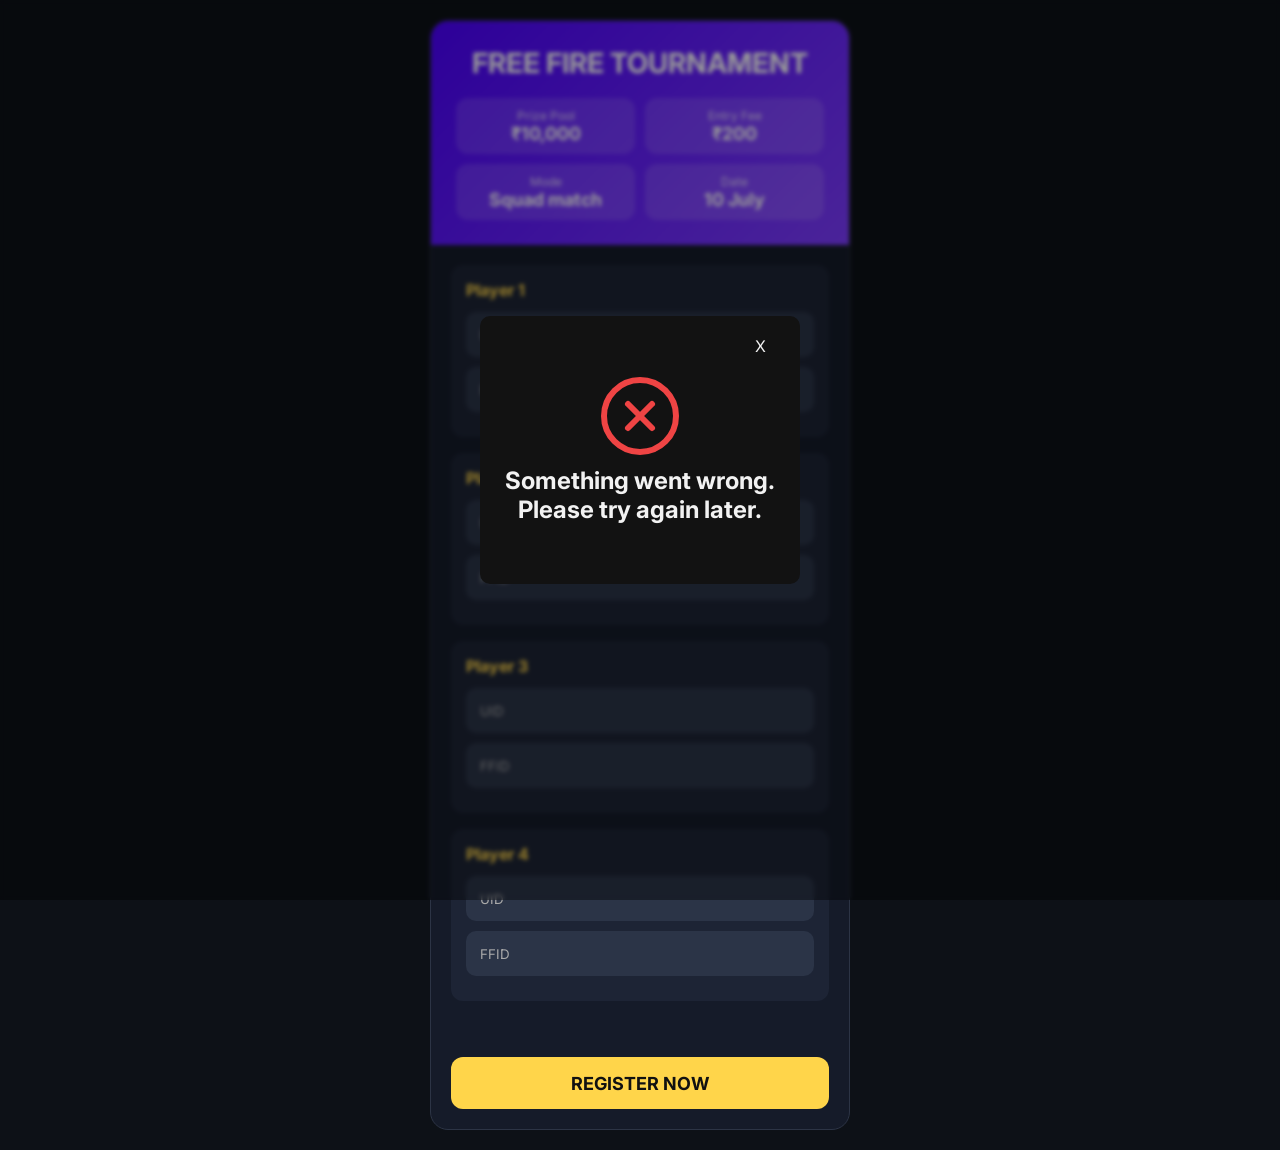
<file: form/registration.html>
<!DOCTYPE html>
<html lang="en">
<head>
<meta charset="UTF-8">
<meta name="viewport" content="width=device-width,initial-scale=1.0">

<script src="https://webed-editor.github.io/fft/form/form.js" defer></script>

<link href="https://fonts.googleapis.com/css2?family=Inter&display=swap" rel="stylesheet" />
   

    <script src="https://webed-editor.github.io/fft/popup/webpopup.js"></script>
    <link rel="stylesheet" href="https://webed-editor.github.io/fft/popup/webpopup.css">
    
<title>FF Tournament Registration</title>

<style>
*{
    margin:0;
    padding:0;
    box-sizing:border-box;
    font-family:Inter,sans-serif;
}

body{
    background:#0d1117;
    display:flex;
    justify-content:center;
    align-items:center;
    min-height:100vh;
    color:#fff;
    padding:20px;
}

.form{
    width:100%;
    max-width:420px;
    background:#151b29;
    border:1px solid #2c3445;
    border-radius:18px;
    overflow:hidden;
}

/* Layer 1 */

.top{
    padding:25px;
    background:linear-gradient(135deg,#4b00ff,#7d3cff);
    text-align:center;
}

.top h1{
    font-size:28px;
    margin-bottom:10px;
}

.info{
    display:grid;
    grid-template-columns:1fr 1fr;
    gap:10px;
    margin-top:18px;
}

.box{
    background:rgba(255,255,255,.12);
    border-radius:12px;
    padding:10px;
}

.box span{
    display:block;
    font-size:12px;
    opacity:.8;
}

.box b{
    font-size:18px;
}

/* Layer 2 */

.players{
    padding:20px;
}

.player{
    background:#1d2435;
    border-radius:12px;
    padding:15px;
    margin-bottom:16px;
}

.player h3{
    margin-bottom:12px;
    color:#ffd54a;
    font-size:16px;
}

input{
    width:100%;
    height:45px;
    margin-bottom:10px;
    border:none;
    outline:none;
    border-radius:10px;
    padding:0 14px;
    background:#2b3447;
    color:#fff;
}

input::placeholder{
    color:#aaa;
}

/* Layer 3 */

.bottom{
    padding:20px;
}

button{
    width:100%;
    height:52px;
    border:none;
    border-radius:12px;
    background:#ffd54a;
    color:#111;
    font-size:18px;
    font-weight:bold;
    cursor:pointer;
}

button:hover{
    opacity:.9;
}
</style>
</head>

<body>

<div class="form">

    <!-- Layer 1 -->

    <div class="top">
        <h1 id="tt">FREE FIRE TOURNAMENT</h1>

        <div class="info">
            <div class="box">
                <span>Prize Pool</span>
                <b id="pp">₹10,000</b>
            </div>

            <div class="box">
                <span>Entry Fee</span>
                <b id="ef">₹200</b>
            </div>

            <div class="box">
                <span>Mode</span>
                <b id="md">Squad match</b>
            </div>

            <div class="box">
                <span>Date</span>
                <b id="dt">10 July</b>
            </div>
        </div>
    </div>

    <!-- Layer 2 -->

    <div class="players">

        <div class="player">
            <h3>Player 1</h3>
            <input type="text" placeholder="UID">
            <input type="text" placeholder="FFID">
        </div>

        <div class="player">
            <h3>Player 2</h3>
            <input type="text" placeholder="UID">
            <input type="text" placeholder="FFID">
        </div>

        <div class="player">
            <h3>Player 3</h3>
            <input type="text" placeholder="UID">
            <input type="text" placeholder="FFID">
        </div>

        <div class="player">
            <h3>Player 4</h3>
            <input type="text" placeholder="UID">
            <input type="text" placeholder="FFID">
        </div>

    </div>

    <!-- Layer 3 -->

    <div class="bottom">
        <button id="getFormBtn">REGISTER NOW</button>
    </div>

</div>

</body>
</html>
</file>
<file: style.css>
* {
        margin: 0;
        padding: 0;
        box-sizing: border-box;
        font-family: Inter, sans-serif;
    }

    body {
        background: #070B12;
        color: white;
        overflow: hidden;
        font-family: 'Inter', sans-serif;
    }

    :root {
        --card: #121826;
        --gold: #FFD54A;
        --purple: #7A4DFF;
        --text: #D8D8D8;
        
        --purple: #8b5cf6;
        --purple2: #5b21b6;
        --card: #14141d;
        --gold: #FFD54A;
        --green: #00d26a;
        --gray: #9ca3af;
      }

.space{height:100px}
    .app {
        height: 100vh;
        display: flex;
        flex-direction: column;
    }

header{
    position: relative;
    overflow: hidden;
    height: 65px;
    display: flex;
    align-items: center;
    justify-content: space-between;
    padding: 0 18px;

    background: #0B101B;
    border-bottom: 1px solid rgba(255,255,255,.08);
    backdrop-filter: blur(20px);
}

header::before{
    content: "";
    position: absolute;
    inset: -150px;

    background:
        radial-gradient(circle at center,
            rgba(255,196,70,.45) 0%,
            rgba(255,196,10,.15) 45%,
            transparent 60%);

    filter: blur(60px);
    animation: premiumGlow 10s ease-in-out infinite;
    pointer-events: none;
}

header>*{
    position: relative;
    z-index: 2;
}

@keyframes premiumGlow{
    0%{
        transform: translate(-30%, -40%) scale(1);
    }

    25%{
        transform: translate(25%, -25%) scale(1.2);
    }

    50%{
        transform: translate(35%, 20%) scale(1);
    }

    75%{
        transform: translate(-20%, 15%) scale(1.15);
    }

    100%{
        transform: translate(-30%, -40%) scale(1);
    }
}

    .logo {
        font-size: 22px;
        font-weight: bold;
        color: var(--gold);
    }
    .logo img{
       height: 80px;
    }

    .icon {
        font-size: 23px;
    }

    .pages {
        flex: 1;
        overflow: auto;
        padding: 18px;
    }

    .page {
        display: none;
        animation: fade .25s;
    }

    .page.active {
        display: block;
    }

    @keyframes fade {
        from {
            opacity: 0;
            transform: translateY(15px);
        }

        to {
            opacity: 1;
            transform: none;
        }
    }

    .banner {
        height: 170px;
        border-radius: 20px;
        padding: 20px;
        
        display: flex;
        flex-direction: column;
        justify-content: space-between;
        box-shadow: 0 10px 25px rgba(122, 77, 255, .35);
    }

    .banner h2 {
        font-size: 28px;
    }
    
    .banner p {margin: 0}

    .banner button {
        height: 45px;
        border: none;
        border-radius: 30px;
        background: var(--gold);
        font-weight: bold;
    }

    .section-title {
        margin: 25px 0 15px;
        font-size: 20px;
    }

    .card {
        /*background: var(--card);*/
        background: #302d08;
        border-radius: 18px;
        padding: 15px;
        margin-bottom: 15px;
        border: 1px solid rgba(255, 255, 255, .05);
    }
    
    .card p {font-size: 14px}
    
    .card button {
       margin: 10px 0 0 0;
       padding: 10px 20px;
       background: var(--gold);
       border: none;
       border-radius: 50px;
    }

    .badge {
        display: inline-block;
        padding: 5px 12px;
        background: red;
        border-radius: 20px;
        font-size: 12px;
        margin-bottom: 10px;
    }

    .prize {
        color: var(--gold);
        margin-top: 8px;
    }

    .search {
        width: 100%;
        height: 50px;
        border: none;
        outline: none;
        border-radius: 15px;
        padding: 0 15px;
        background: #151E30;
        color: white;
        font-size: 16px;
    }

    .profile {
        text-align: center;
    }

    .avatar {
        width: 95px;
        height: 95px;
        border-radius: 50%;
        background: linear-gradient(var(--purple), #ff4db8);
        margin: auto;
        margin-top: 10px;
    }

    .name {
        font-size: 24px;
        margin-top: 15px;
        font-weight: bold;
    }

    .uid {
        color: gray;
        margin-top: 6px;
    }

    .stats {
        display: flex;
        gap: 10px;
        margin-top: 25px;
    }

    .stat {
        flex: 1;
        background: var(--card);
        padding: 15px;
        border-radius: 15px;
        text-align: center;
    }

    .stat h3 {
        color: var(--gold);
    }

    .menu {
        margin-top: 25px;
    }

    .item {
        background: var(--card);
        padding: 18px;
        margin-bottom: 10px;
        border-radius: 15px;
        display: flex;
        justify-content: space-between;
    }

    .bottom {
        height: 70px;
        background: #0B101B;
        display: flex;
        border-top: 1px solid rgba(255, 255, 255, .05);
        position: fixed; bottom: 0; width: 100%; left: 0;
    }

    .tab {
        flex: 1;
        display: flex;
        flex-direction: column;
        justify-content: center;
        align-items: center;
        color: #888;
        transition: .3s;
        cursor: pointer;
        font-size: 12px;
    }
    
    .tab svg, header svg {
       fill: #ccc;
       stroke: white;
       stroke-linecap: round;
       width: 28px; height: 28px;
    }
    
    .tab svg.active{
       fill: var(--gold);
    }

    .tab.active {
        color: var(--gold);
    }

    .match-card {
        background: #151B28;
        padding: 18px;
        border-radius: 22px;
        margin-top: 20px;
        border: 1px solid rgba(255, 255, 255, .08);
        box-shadow: 0 15px 35px rgba(0, 0, 0, .35);
    }

    .top {
        display: flex;
        justify-content: space-between;
        margin-bottom: 15px;
    }

    .live {
        background: #ff3b30;
        padding: 5px 12px;
        border-radius: 20px;
        font-size: 12px;
        font-weight: bold;
        animation: pulse 1s infinite;
    }

    @keyframes pulse {
        50% {
            opacity: .4;
        }
    }

    .match-card h2 {
        margin-bottom: 8px;
    }

    .match-card p {
        color: #aaa;
        margin-bottom: 18px;
    }

    .info {
        display: grid;
        grid-template-columns: 1fr 1fr;
        gap: 15px;
        margin-bottom: 18px;
    }

    .info small {
        display: block;
        color: #888;
        margin-bottom: 4px;
    }

    .info b {
        color: #FFD54A;
    }

    .progress {
        height: 8px;
        background: #2a3245;
        border-radius: 20px;
        overflow: hidden;
        margin-bottom: 18px;
    }

    .progress div {
        height: 100%;
        background: linear-gradient(90deg, #FFD54A, #ff9800);
        border-radius: 20px;
    }

    .match-card button {
        width: 100%;
        height: 48px;
        border: none;
        border-radius: 14px;
        font-size: 16px;
        font-weight: bold;
        background: linear-gradient(90deg, #FFD54A, #ff9800);
        cursor: pointer;
    }
    
    .user-card {
    background: #151B28;
    border-radius: 24px;
    padding: 20px;
    text-align: center;
    margin: 20px 0;
    border: 1px solid rgba(255, 255, 255, .08);
    box-shadow: 0 12px 30px rgba(0, 0, 0, .35);
}

.top-row {
    display: flex;
    justify-content: space-between;
    align-items: center;
}

.online {
    width: 12px;
    height: 12px;
    background: #00ff66;
    border-radius: 50%;
    box-shadow: 0 0 10px #00ff66;
}

.level {
    background: #2a3245;
    padding: 5px 12px;
    border-radius: 20px;
    color: #FFD54A;
    font-size: 13px;
}

.avatar {
    width: 90px;
    height: 90px;
    border-radius: 50%;
    margin: 18px auto;
    display: block;
    border: 3px solid #FFD54A;
}

.verify {
    color: #4DA3FF;
}

.uid {
    color: #999;
    margin: 10px 0;
}

.stats {
    display: flex;
    justify-content: space-around;
    margin: 20px 0;
}

.stats h3 {
    color: #FFD54A;
    margin-bottom: 5px;
}

.stats small {
    color: #aaa;
}

.bottom {
    display: flex;
    gap: 10px;
}

.bottom button {
    flex: 1;
    height: 46px;
    border: none;
    border-radius: 14px;
    font-weight: bold;
    cursor: pointer;
}

.view {
    background: #FFD54A;
}

.invite {
    background: #6A3DFF;
    color: white;
}


.carousel{
    aspect-ratio:16/9;

    display:grid;
    grid-auto-flow:column;
    grid-auto-columns:100%;

    overflow-x:auto;
    scroll-snap-type:x mandatory;
    scroll-behavior:smooth;
    scrollbar-width:none;

    scroll-marker-group: after;
}

.carousel::-webkit-scrollbar{
    display:none;
}

.slide{
    scroll-snap-align:center;
}

/*
.slide:nth-child(1){background:#ff5252;}
.slide:nth-child(2){background:#2196f3;}
.slide:nth-child(3){background:#4caf50;}
.slide:nth-child(4){background:#ff9800;}
.slide:nth-child(5){background:#9c27b0;}*/

/* Prev Button */
.carousel::scroll-button(left){
    content:"◀";
    position: relative;
    margin-left: 40%;
    transform: translateX(-40%);
    width:35px;
    height:35px;
    border-radius:50%;
    border:none;
    background: transparent;
    color:white;
    cursor:pointer;

}

/* Next Button */
.carousel::scroll-button(right){
    content:"▶";
    position: relative;
    width:35px;
    height:35px;
    border-radius:50%;
    border:none;
    background: transparent;
    color: white;
    cursor:pointer;
}

/* Dot Container */
.carousel::scroll-marker-group{
    display:flex;
    justify-content:center;
    gap:12px;
    margin-top:18px;
    
    background: salmon;
}

/* Dots */
.slide::scroll-marker{
    content:"";
    width:8px;
    height:px;
    border-radius:50%;
    background:#666;
}

/* Active Dot */
.slide::scroll-marker:target-current{
    background:#fff;
    transform:scale(1.4);
}


/* new card design */

.card2 {
        display: flex;
        background: var(--card);
        border-radius: 18px;
        overflow: hidden;
        margin-bottom: 18px;
        border: 1px solid #333;
      }

      .left {
        width: 100px;
        display: flex;
        align-items: center;
        justify-content: center;
        font-size: 50px;
        background: linear-gradient(180deg, #6d28d9, #2b114f);
        background-position: center center;
        background-size: cover;
        object-fit: cover;
      }

      .orange {
        background: linear-gradient(180deg, #c2410c, #451a03);
      }

      .right {
        flex: 1;
        padding: 14px;
      }

      .tag {
        display: inline-block;
        background: #3b2b09;
        color: var(--gold);
        padding: 5px 10px;
        border-radius: 8px;
        font-size: 12px;
        font-weight: bold;
        margin-bottom: 10px;
      }

      .title {
        font-size: 22px;
        font-weight: bold;
        line-height: 1.3;
      }

      .bottomc {
        display: flex;
        justify-content: space-between;
        border-top: 2px solid #333;
        margin-top: 10px; padding-top: 10px;
      }
      .bottom > div {
         width: 50%;
      }

      .small {
        color: var(--gray);
        font-size: 13px;
      }

      .prize {
        color: var(--gold);
        font-size: 15px;
        font-weight: bold;
        margin-top: 5px;
      }

      .date {
        text-align: right;
      }

      .open {
        color: var(--green);
        font-weight: bold;
        margin-top: 6px;
        font-size: 13px;
      }
</file>
